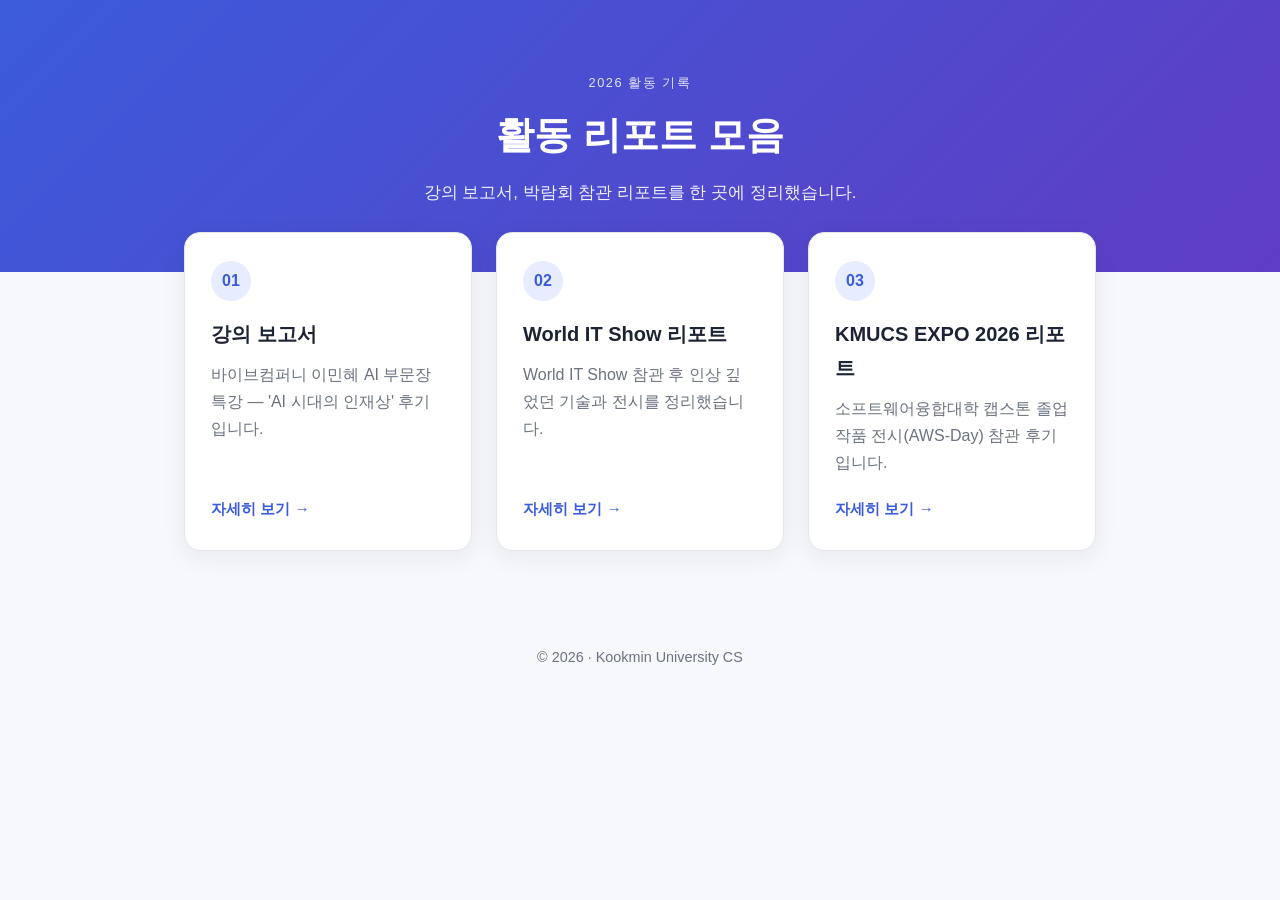
<file: reports-page/index.html>
<!DOCTYPE html>
<html lang="ko">
<head>
  <meta charset="UTF-8" />
  <meta name="viewport" content="width=device-width, initial-scale=1.0" />
  <title>활동 리포트 | KMU CS</title>
  <link rel="stylesheet" href="style.css" />
</head>
<body>
  <header class="hero">
    <div class="container">
      <p class="eyebrow">2026 활동 기록</p>
      <h1>활동 리포트 모음</h1>
      <p class="subtitle">강의 보고서, 박람회 참관 리포트를 한 곳에 정리했습니다.</p>
    </div>
  </header>

  <main class="container">
    <section class="cards">
      <!-- 블록 1: 강의 보고서 -->
      <a class="card" href="lecture-report.html">
        <span class="card-tag">01</span>
        <h2>강의 보고서</h2>
        <p>바이브컴퍼니 이민혜 AI 부문장 특강 — 'AI 시대의 인재상' 후기입니다.</p>
        <span class="card-link">자세히 보기 &rarr;</span>
      </a>

      <!-- 블록 2: World IT Show 리포트 -->
      <a class="card" href="world-it-show.html">
        <span class="card-tag">02</span>
        <h2>World IT Show 리포트</h2>
        <p>World IT Show 참관 후 인상 깊었던 기술과 전시를 정리했습니다.</p>
        <span class="card-link">자세히 보기 &rarr;</span>
      </a>

      <!-- 블록 3: KMUCS EXPO 2026 리포트 -->
      <a class="card" href="kmucs-expo.html">
        <span class="card-tag">03</span>
        <h2>KMUCS EXPO 2026 리포트</h2>
        <p>소프트웨어융합대학 캡스톤 졸업작품 전시(AWS-Day) 참관 후기입니다.</p>
        <span class="card-link">자세히 보기 &rarr;</span>
      </a>
    </section>
  </main>

  <footer class="container footer">
    <p>&copy; 2026 · Kookmin University CS</p>
  </footer>
</body>
</html>
</file>
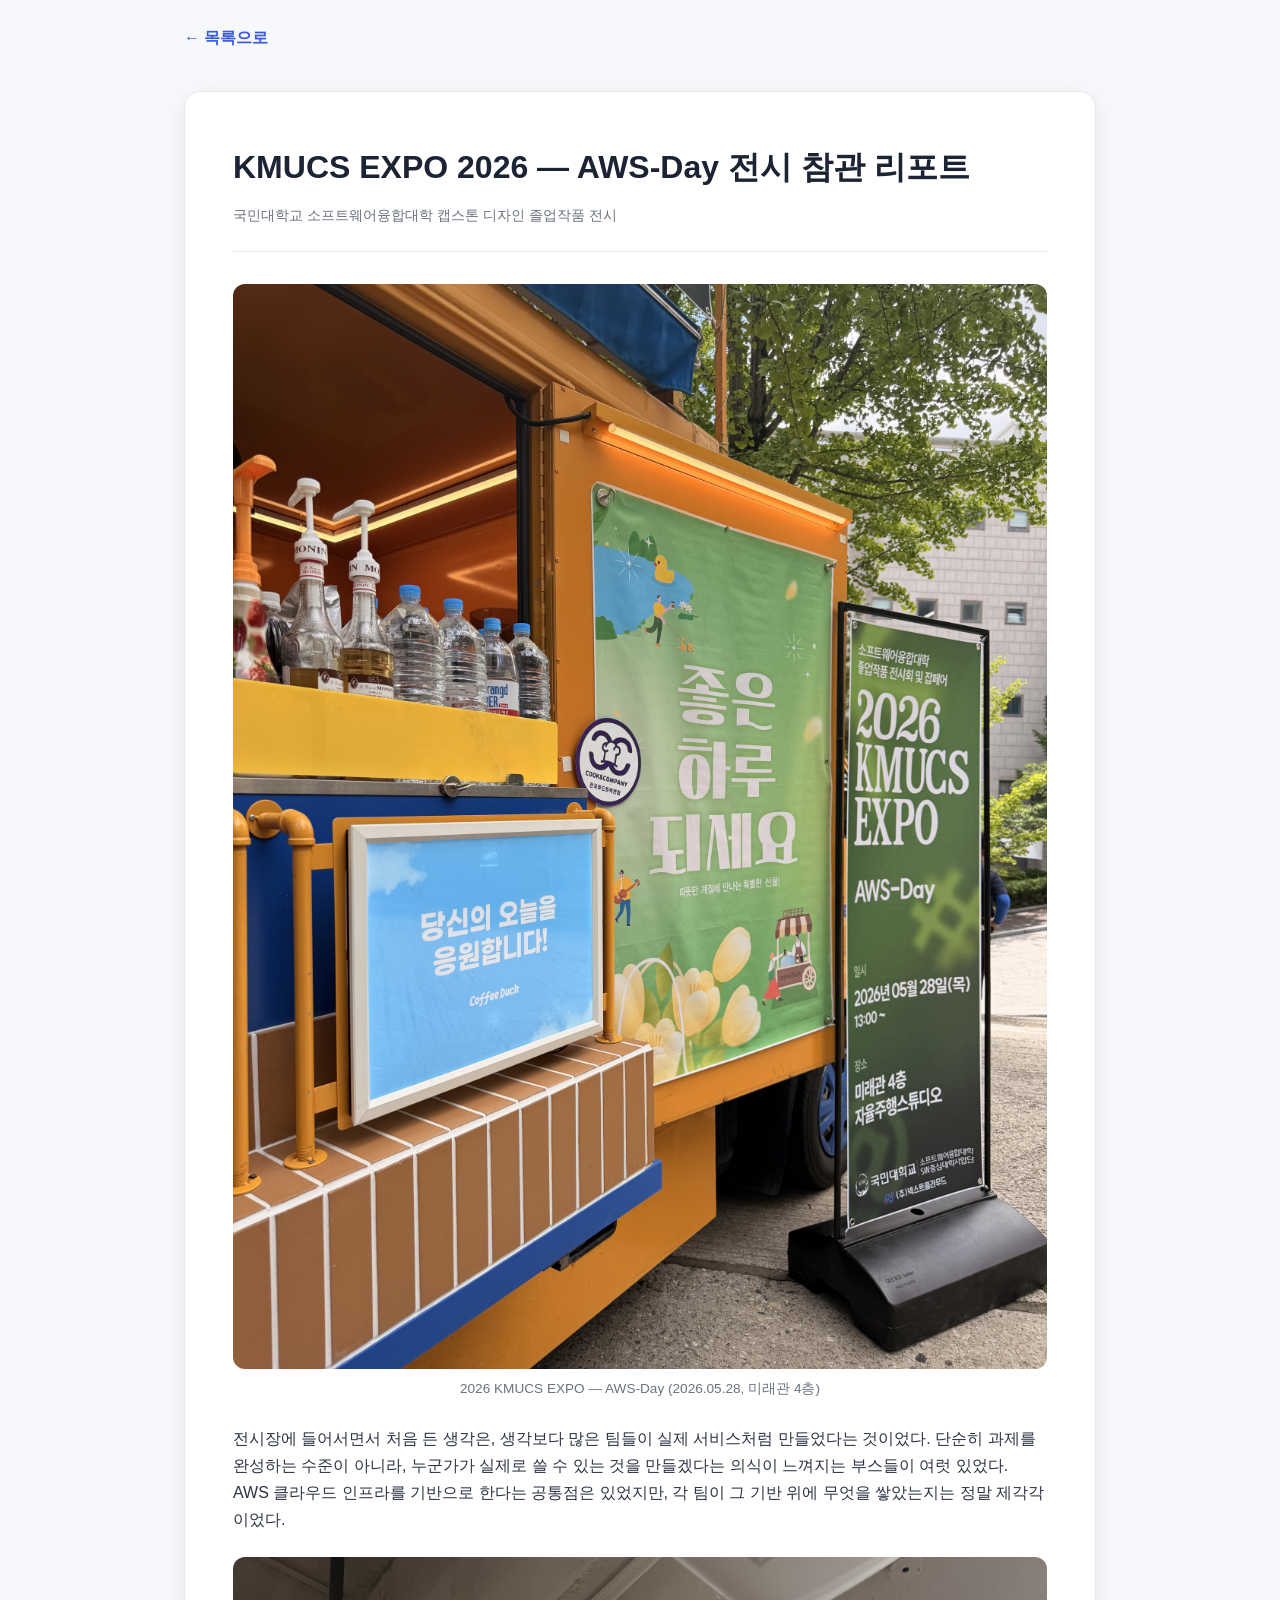
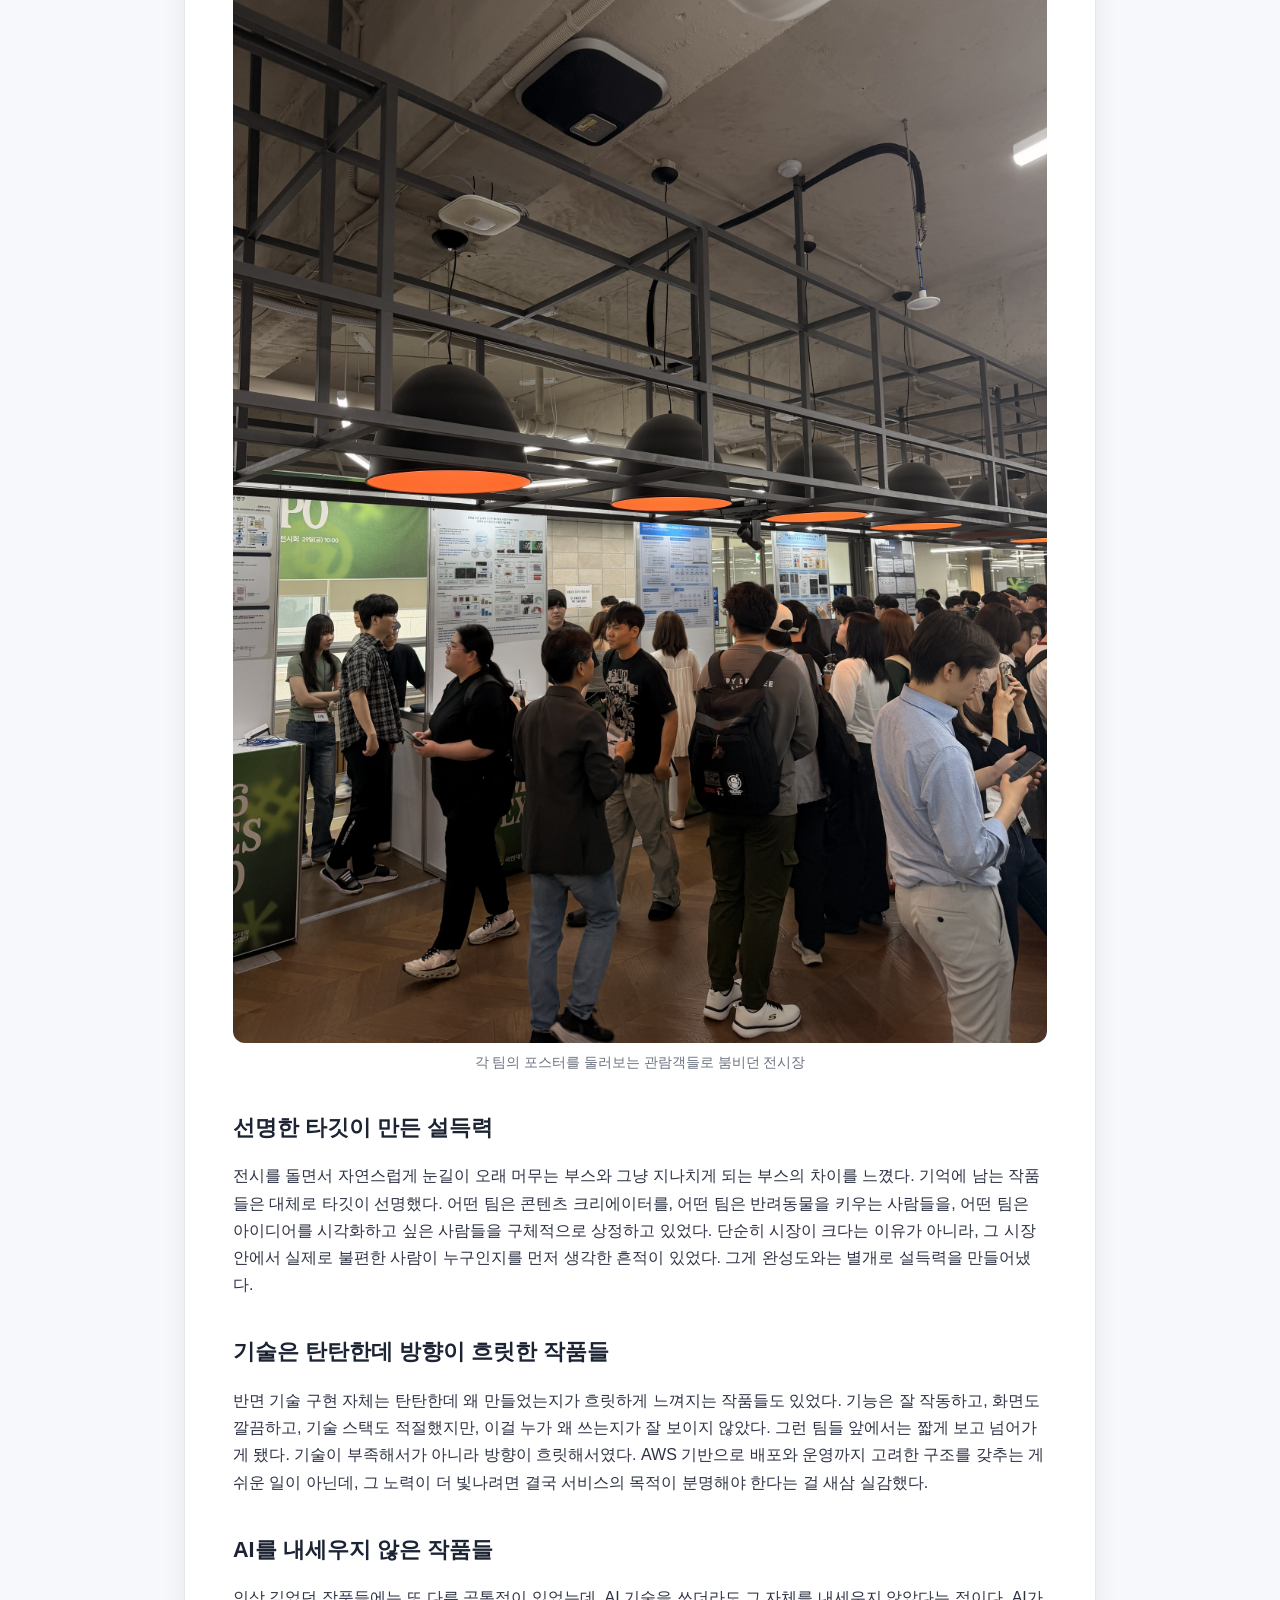
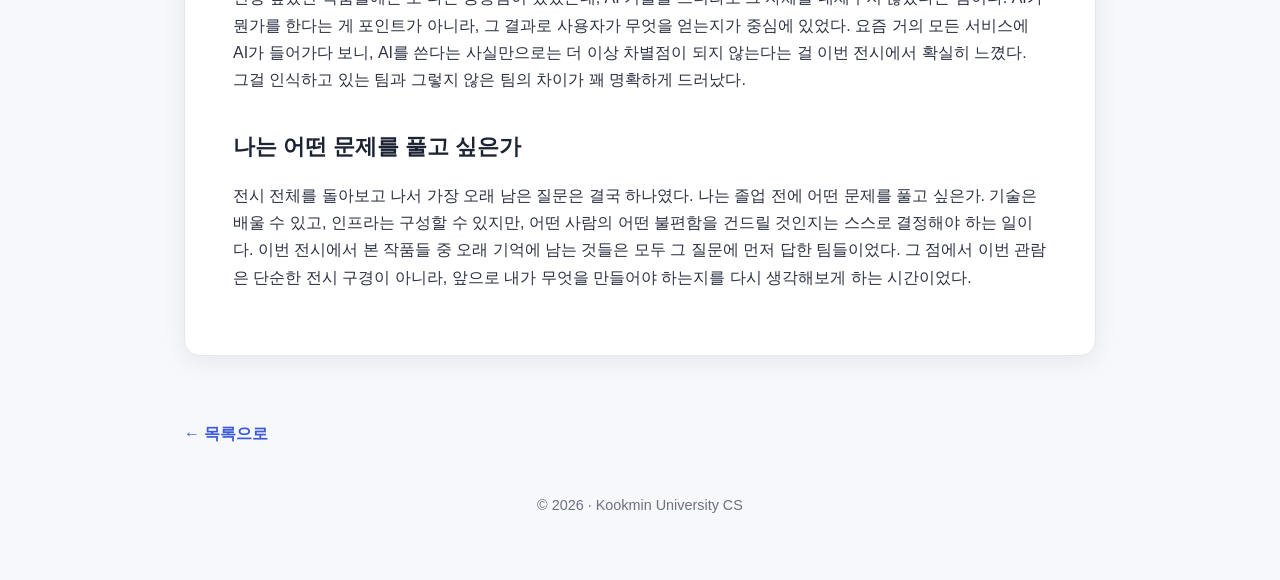
<file: reports-page/kmucs-expo.html>
<!DOCTYPE html>
<html lang="ko">
<head>
  <meta charset="UTF-8" />
  <meta name="viewport" content="width=device-width, initial-scale=1.0" />
  <title>KMUCS EXPO 2026 리포트 | KMU CS</title>
  <link rel="stylesheet" href="style.css" />
</head>
<body>
  <div class="container">
    <a class="back-link" href="index.html">&larr; 목록으로</a>

    <article class="article">
      <h1>KMUCS EXPO 2026 — AWS-Day 전시 참관 리포트</h1>
      <p class="meta">국민대학교 소프트웨어융합대학 캡스톤 디자인 졸업작품 전시</p>

      <figure>
        <img src="images/kmucs-expo-banner.jpg" alt="2026 KMUCS EXPO AWS-Day 안내 배너" />
        <figcaption>2026 KMUCS EXPO — AWS-Day (2026.05.28, 미래관 4층)</figcaption>
      </figure>

      <p>
        전시장에 들어서면서 처음 든 생각은, 생각보다 많은 팀들이 실제 서비스처럼 만들었다는
        것이었다. 단순히 과제를 완성하는 수준이 아니라, 누군가가 실제로 쓸 수 있는 것을
        만들겠다는 의식이 느껴지는 부스들이 여럿 있었다. AWS 클라우드 인프라를 기반으로 한다는
        공통점은 있었지만, 각 팀이 그 기반 위에 무엇을 쌓았는지는 정말 제각각이었다.
      </p>

      <figure>
        <img src="images/kmucs-expo-hall.jpg" alt="포스터를 둘러보는 관람객으로 붐비는 KMUCS EXPO 전시장" />
        <figcaption>각 팀의 포스터를 둘러보는 관람객들로 붐비던 전시장</figcaption>
      </figure>

      <h2>선명한 타깃이 만든 설득력</h2>
      <p>
        전시를 돌면서 자연스럽게 눈길이 오래 머무는 부스와 그냥 지나치게 되는 부스의 차이를
        느꼈다. 기억에 남는 작품들은 대체로 타깃이 선명했다. 어떤 팀은 콘텐츠 크리에이터를,
        어떤 팀은 반려동물을 키우는 사람들을, 어떤 팀은 아이디어를 시각화하고 싶은 사람들을
        구체적으로 상정하고 있었다. 단순히 시장이 크다는 이유가 아니라, 그 시장 안에서 실제로
        불편한 사람이 누구인지를 먼저 생각한 흔적이 있었다. 그게 완성도와는 별개로 설득력을
        만들어냈다.
      </p>

      <h2>기술은 탄탄한데 방향이 흐릿한 작품들</h2>
      <p>
        반면 기술 구현 자체는 탄탄한데 왜 만들었는지가 흐릿하게 느껴지는 작품들도 있었다.
        기능은 잘 작동하고, 화면도 깔끔하고, 기술 스택도 적절했지만, 이걸 누가 왜 쓰는지가 잘
        보이지 않았다. 그런 팀들 앞에서는 짧게 보고 넘어가게 됐다. 기술이 부족해서가 아니라
        방향이 흐릿해서였다. AWS 기반으로 배포와 운영까지 고려한 구조를 갖추는 게 쉬운 일이
        아닌데, 그 노력이 더 빛나려면 결국 서비스의 목적이 분명해야 한다는 걸 새삼 실감했다.
      </p>

      <h2>AI를 내세우지 않은 작품들</h2>
      <p>
        인상 깊었던 작품들에는 또 다른 공통점이 있었는데, AI 기술을 쓰더라도 그 자체를
        내세우지 않았다는 점이다. AI가 뭔가를 한다는 게 포인트가 아니라, 그 결과로 사용자가
        무엇을 얻는지가 중심에 있었다. 요즘 거의 모든 서비스에 AI가 들어가다 보니, AI를 쓴다는
        사실만으로는 더 이상 차별점이 되지 않는다는 걸 이번 전시에서 확실히 느꼈다. 그걸
        인식하고 있는 팀과 그렇지 않은 팀의 차이가 꽤 명확하게 드러났다.
      </p>

      <h2>나는 어떤 문제를 풀고 싶은가</h2>
      <p>
        전시 전체를 돌아보고 나서 가장 오래 남은 질문은 결국 하나였다. 나는 졸업 전에 어떤
        문제를 풀고 싶은가. 기술은 배울 수 있고, 인프라는 구성할 수 있지만, 어떤 사람의 어떤
        불편함을 건드릴 것인지는 스스로 결정해야 하는 일이다. 이번 전시에서 본 작품들 중 오래
        기억에 남는 것들은 모두 그 질문에 먼저 답한 팀들이었다. 그 점에서 이번 관람은 단순한
        전시 구경이 아니라, 앞으로 내가 무엇을 만들어야 하는지를 다시 생각해보게 하는
        시간이었다.
      </p>
    </article>

    <a class="back-link" href="index.html">&larr; 목록으로</a>
  </div>

  <footer class="container footer">
    <p>&copy; 2026 · Kookmin University CS</p>
  </footer>
</body>
</html>
</file>
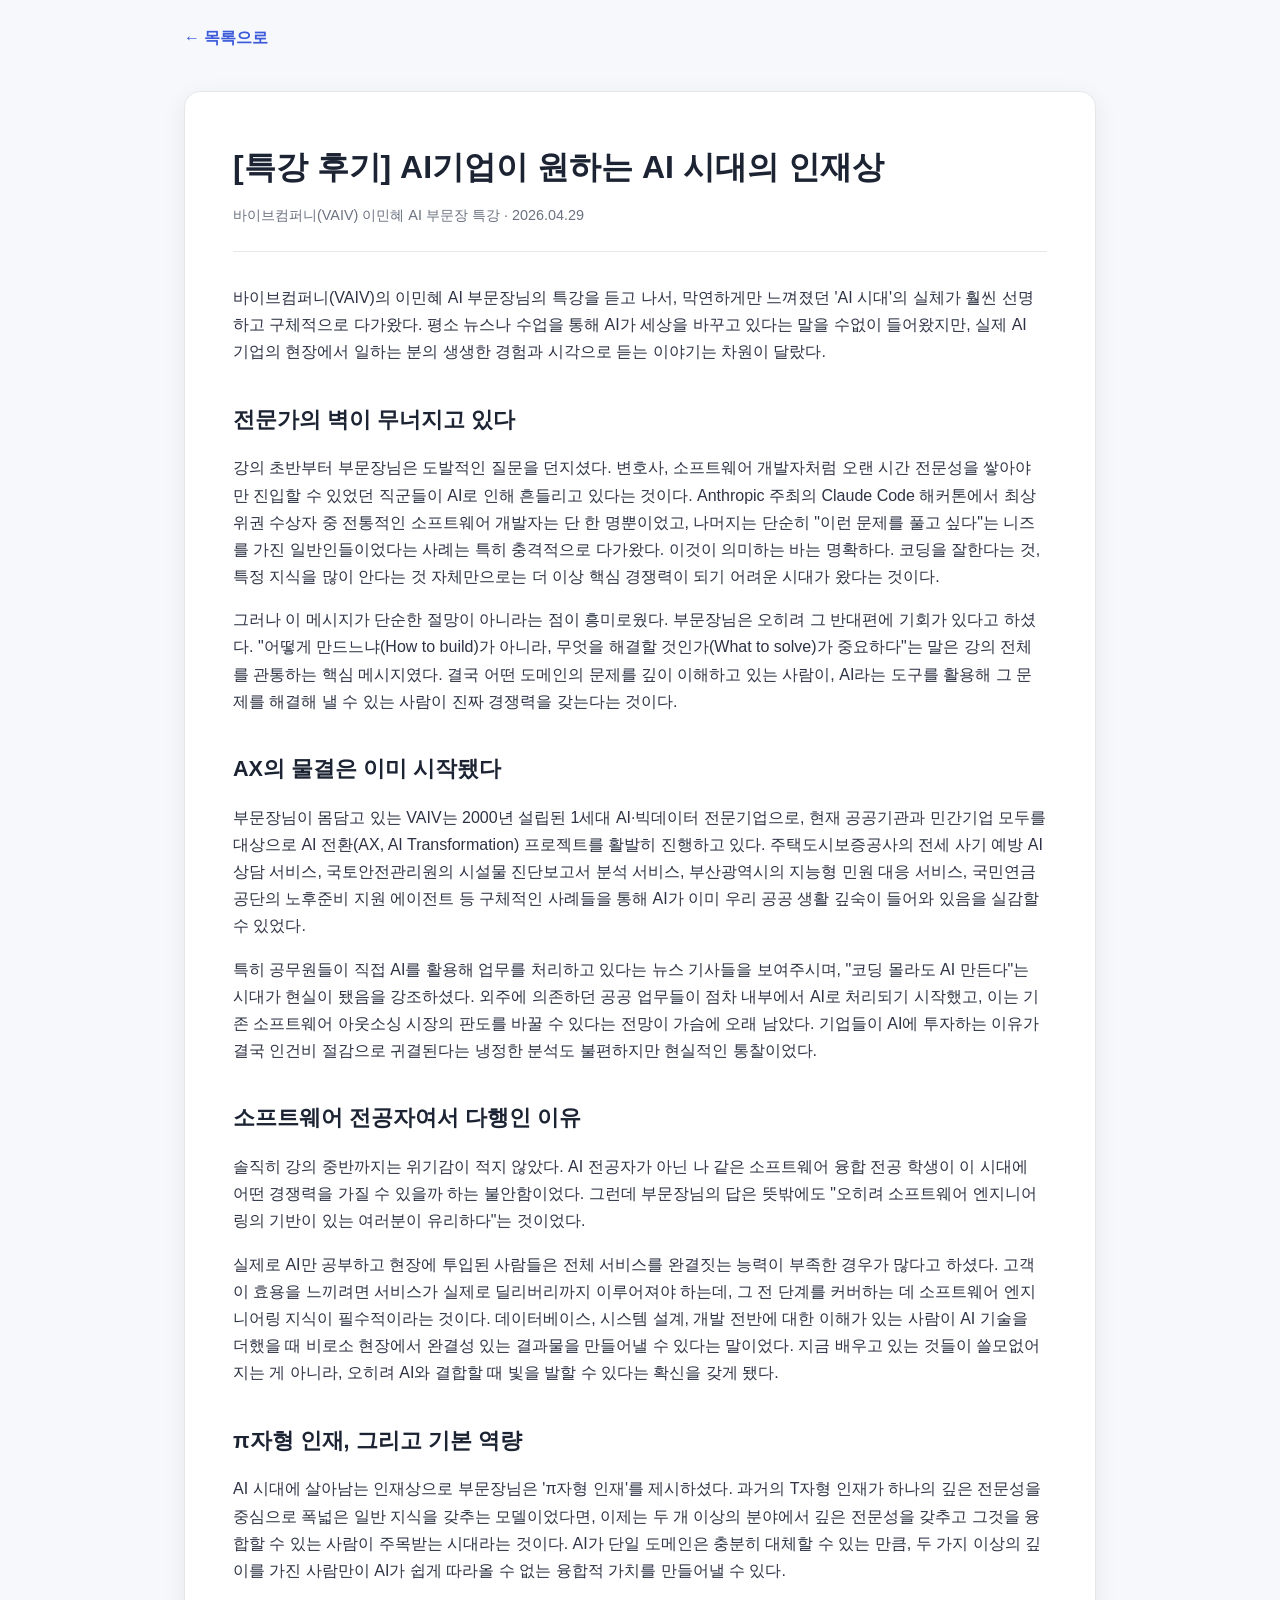
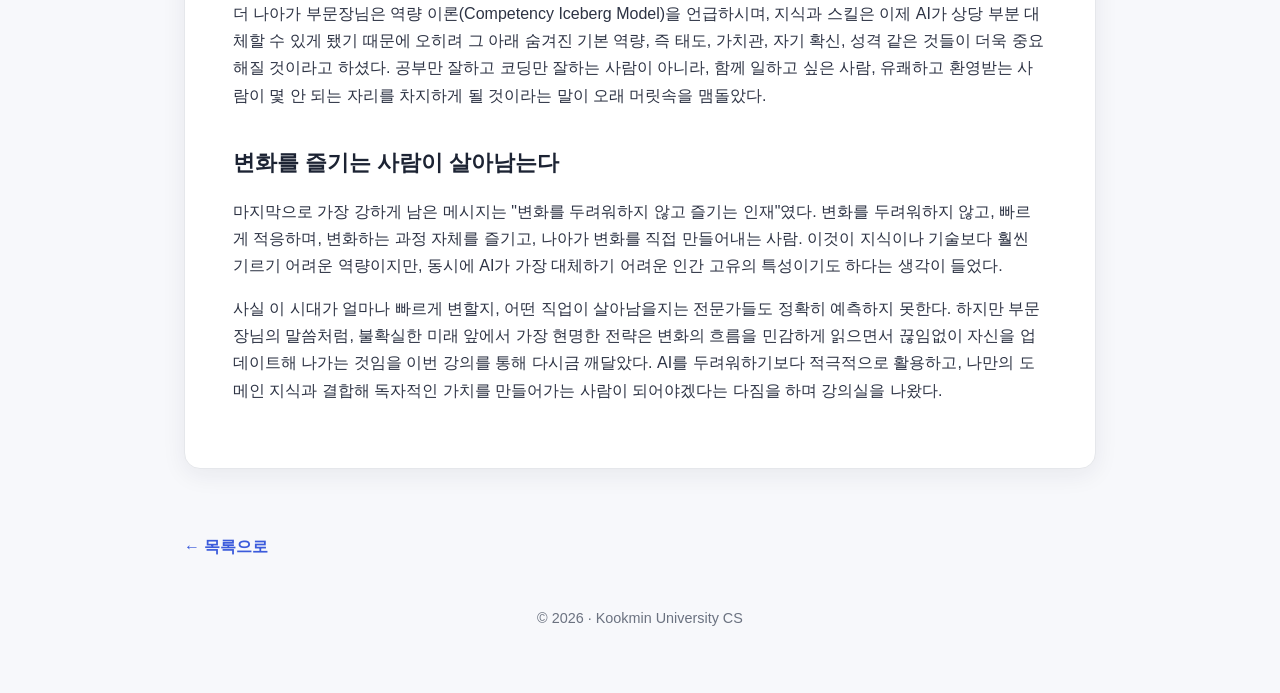
<file: reports-page/lecture-report.html>
<!DOCTYPE html>
<html lang="ko">
<head>
  <meta charset="UTF-8" />
  <meta name="viewport" content="width=device-width, initial-scale=1.0" />
  <title>강의 보고서 | KMU CS</title>
  <link rel="stylesheet" href="style.css" />
</head>
<body>
  <div class="container">
    <a class="back-link" href="index.html">&larr; 목록으로</a>

    <article class="article">
      <h1>[특강 후기] AI기업이 원하는 AI 시대의 인재상</h1>
      <p class="meta">바이브컴퍼니(VAIV) 이민혜 AI 부문장 특강 · 2026.04.29</p>

      <p>
        바이브컴퍼니(VAIV)의 이민혜 AI 부문장님의 특강을 듣고 나서, 막연하게만 느껴졌던
        'AI 시대'의 실체가 훨씬 선명하고 구체적으로 다가왔다. 평소 뉴스나 수업을 통해 AI가
        세상을 바꾸고 있다는 말을 수없이 들어왔지만, 실제 AI 기업의 현장에서 일하는 분의
        생생한 경험과 시각으로 듣는 이야기는 차원이 달랐다.
      </p>

      <h2>전문가의 벽이 무너지고 있다</h2>
      <p>
        강의 초반부터 부문장님은 도발적인 질문을 던지셨다. 변호사, 소프트웨어 개발자처럼
        오랜 시간 전문성을 쌓아야만 진입할 수 있었던 직군들이 AI로 인해 흔들리고 있다는
        것이다. Anthropic 주최의 Claude Code 해커톤에서 최상위권 수상자 중 전통적인
        소프트웨어 개발자는 단 한 명뿐이었고, 나머지는 단순히 "이런 문제를 풀고 싶다"는
        니즈를 가진 일반인들이었다는 사례는 특히 충격적으로 다가왔다. 이것이 의미하는 바는
        명확하다. 코딩을 잘한다는 것, 특정 지식을 많이 안다는 것 자체만으로는 더 이상 핵심
        경쟁력이 되기 어려운 시대가 왔다는 것이다.
      </p>
      <p>
        그러나 이 메시지가 단순한 절망이 아니라는 점이 흥미로웠다. 부문장님은 오히려 그
        반대편에 기회가 있다고 하셨다. "어떻게 만드느냐(How to build)가 아니라, 무엇을
        해결할 것인가(What to solve)가 중요하다"는 말은 강의 전체를 관통하는 핵심
        메시지였다. 결국 어떤 도메인의 문제를 깊이 이해하고 있는 사람이, AI라는 도구를
        활용해 그 문제를 해결해 낼 수 있는 사람이 진짜 경쟁력을 갖는다는 것이다.
      </p>

      <h2>AX의 물결은 이미 시작됐다</h2>
      <p>
        부문장님이 몸담고 있는 VAIV는 2000년 설립된 1세대 AI·빅데이터 전문기업으로, 현재
        공공기관과 민간기업 모두를 대상으로 AI 전환(AX, AI Transformation) 프로젝트를
        활발히 진행하고 있다. 주택도시보증공사의 전세 사기 예방 AI 상담 서비스,
        국토안전관리원의 시설물 진단보고서 분석 서비스, 부산광역시의 지능형 민원 대응
        서비스, 국민연금공단의 노후준비 지원 에이전트 등 구체적인 사례들을 통해 AI가 이미
        우리 공공 생활 깊숙이 들어와 있음을 실감할 수 있었다.
      </p>
      <p>
        특히 공무원들이 직접 AI를 활용해 업무를 처리하고 있다는 뉴스 기사들을 보여주시며,
        "코딩 몰라도 AI 만든다"는 시대가 현실이 됐음을 강조하셨다. 외주에 의존하던 공공
        업무들이 점차 내부에서 AI로 처리되기 시작했고, 이는 기존 소프트웨어 아웃소싱 시장의
        판도를 바꿀 수 있다는 전망이 가슴에 오래 남았다. 기업들이 AI에 투자하는 이유가 결국
        인건비 절감으로 귀결된다는 냉정한 분석도 불편하지만 현실적인 통찰이었다.
      </p>

      <h2>소프트웨어 전공자여서 다행인 이유</h2>
      <p>
        솔직히 강의 중반까지는 위기감이 적지 않았다. AI 전공자가 아닌 나 같은 소프트웨어
        융합 전공 학생이 이 시대에 어떤 경쟁력을 가질 수 있을까 하는 불안함이었다. 그런데
        부문장님의 답은 뜻밖에도 "오히려 소프트웨어 엔지니어링의 기반이 있는 여러분이
        유리하다"는 것이었다.
      </p>
      <p>
        실제로 AI만 공부하고 현장에 투입된 사람들은 전체 서비스를 완결짓는 능력이 부족한
        경우가 많다고 하셨다. 고객이 효용을 느끼려면 서비스가 실제로 딜리버리까지 이루어져야
        하는데, 그 전 단계를 커버하는 데 소프트웨어 엔지니어링 지식이 필수적이라는 것이다.
        데이터베이스, 시스템 설계, 개발 전반에 대한 이해가 있는 사람이 AI 기술을 더했을 때
        비로소 현장에서 완결성 있는 결과물을 만들어낼 수 있다는 말이었다. 지금 배우고 있는
        것들이 쓸모없어지는 게 아니라, 오히려 AI와 결합할 때 빛을 발할 수 있다는 확신을
        갖게 됐다.
      </p>

      <h2>π자형 인재, 그리고 기본 역량</h2>
      <p>
        AI 시대에 살아남는 인재상으로 부문장님은 'π자형 인재'를 제시하셨다. 과거의 T자형
        인재가 하나의 깊은 전문성을 중심으로 폭넓은 일반 지식을 갖추는 모델이었다면, 이제는
        두 개 이상의 분야에서 깊은 전문성을 갖추고 그것을 융합할 수 있는 사람이 주목받는
        시대라는 것이다. AI가 단일 도메인은 충분히 대체할 수 있는 만큼, 두 가지 이상의
        깊이를 가진 사람만이 AI가 쉽게 따라올 수 없는 융합적 가치를 만들어낼 수 있다.
      </p>
      <p>
        더 나아가 부문장님은 역량 이론(Competency Iceberg Model)을 언급하시며, 지식과
        스킬은 이제 AI가 상당 부분 대체할 수 있게 됐기 때문에 오히려 그 아래 숨겨진 기본
        역량, 즉 태도, 가치관, 자기 확신, 성격 같은 것들이 더욱 중요해질 것이라고 하셨다.
        공부만 잘하고 코딩만 잘하는 사람이 아니라, 함께 일하고 싶은 사람, 유쾌하고 환영받는
        사람이 몇 안 되는 자리를 차지하게 될 것이라는 말이 오래 머릿속을 맴돌았다.
      </p>

      <h2>변화를 즐기는 사람이 살아남는다</h2>
      <p>
        마지막으로 가장 강하게 남은 메시지는 "변화를 두려워하지 않고 즐기는 인재"였다.
        변화를 두려워하지 않고, 빠르게 적응하며, 변화하는 과정 자체를 즐기고, 나아가 변화를
        직접 만들어내는 사람. 이것이 지식이나 기술보다 훨씬 기르기 어려운 역량이지만,
        동시에 AI가 가장 대체하기 어려운 인간 고유의 특성이기도 하다는 생각이 들었다.
      </p>
      <p>
        사실 이 시대가 얼마나 빠르게 변할지, 어떤 직업이 살아남을지는 전문가들도 정확히
        예측하지 못한다. 하지만 부문장님의 말씀처럼, 불확실한 미래 앞에서 가장 현명한
        전략은 변화의 흐름을 민감하게 읽으면서 끊임없이 자신을 업데이트해 나가는 것임을
        이번 강의를 통해 다시금 깨달았다. AI를 두려워하기보다 적극적으로 활용하고, 나만의
        도메인 지식과 결합해 독자적인 가치를 만들어가는 사람이 되어야겠다는 다짐을 하며
        강의실을 나왔다.
      </p>
    </article>

    <a class="back-link" href="index.html">&larr; 목록으로</a>
  </div>

  <footer class="container footer">
    <p>&copy; 2026 · Kookmin University CS</p>
  </footer>
</body>
</html>
</file>
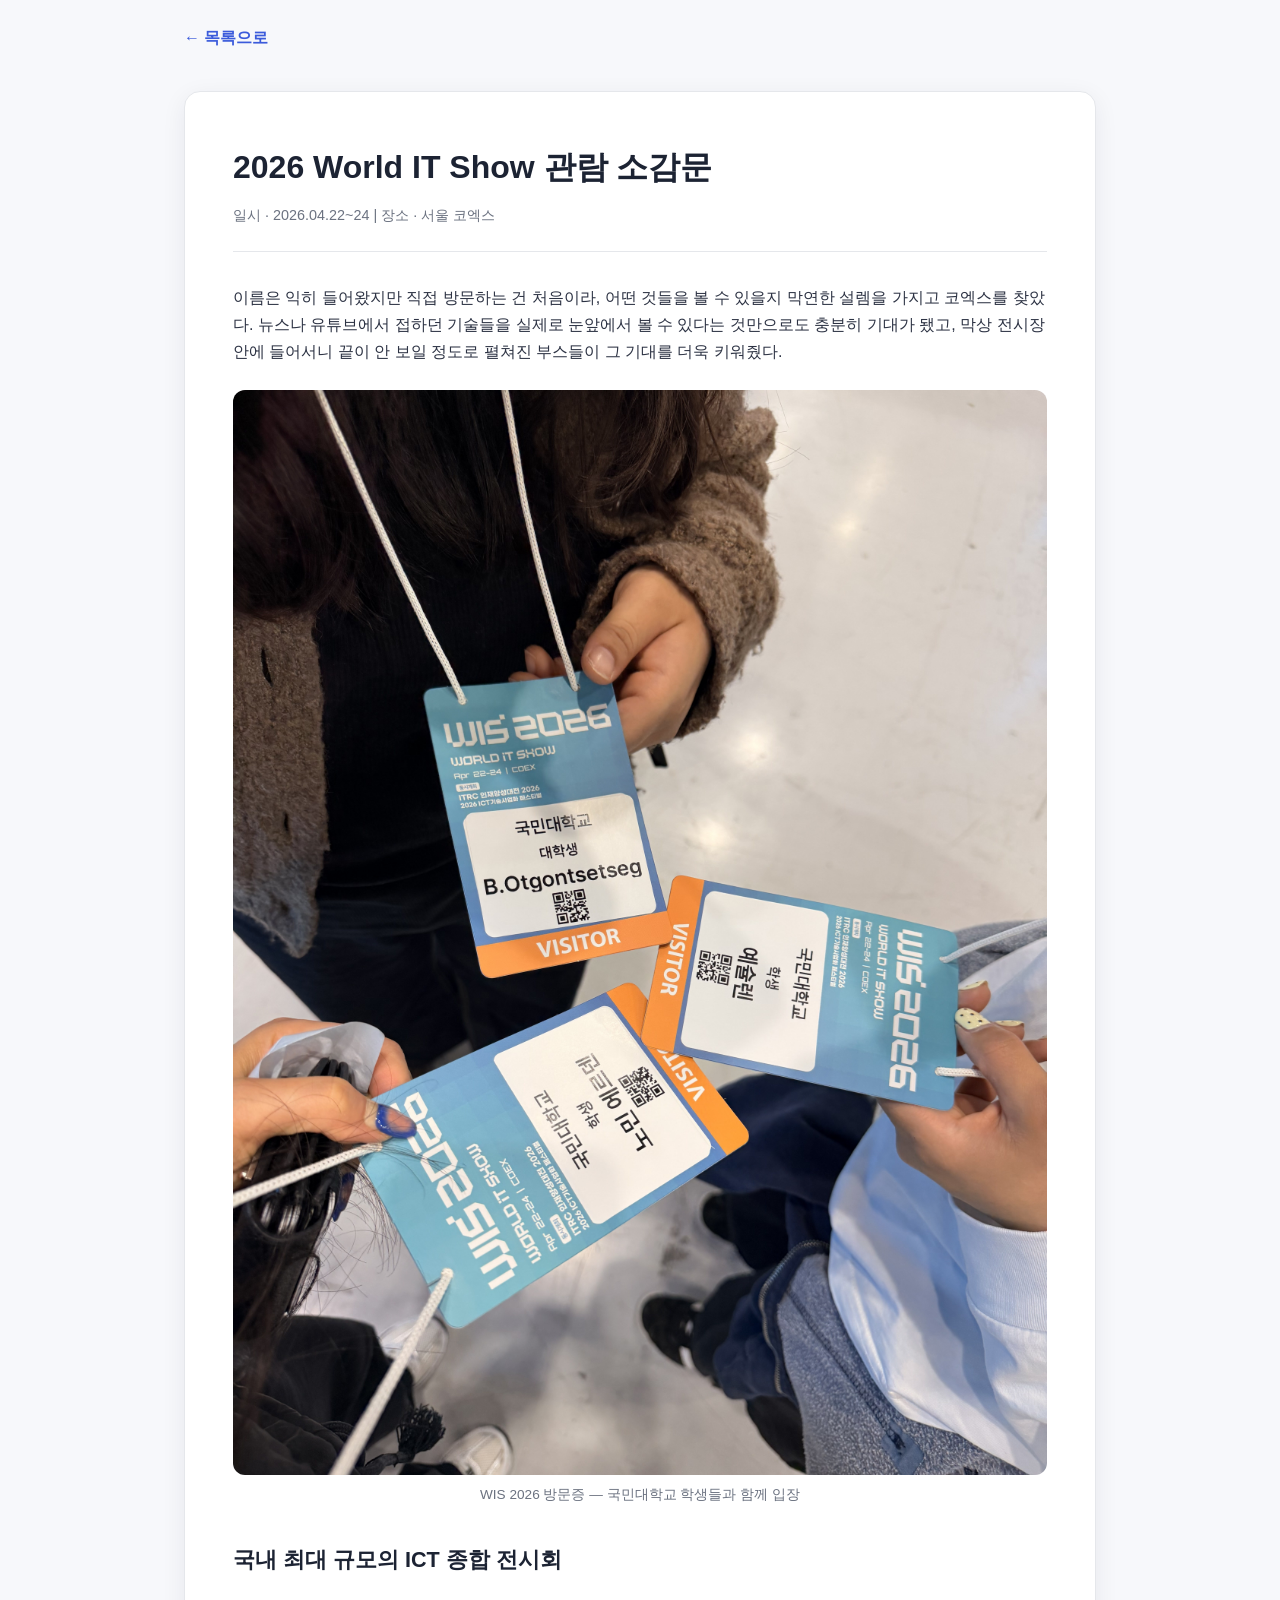
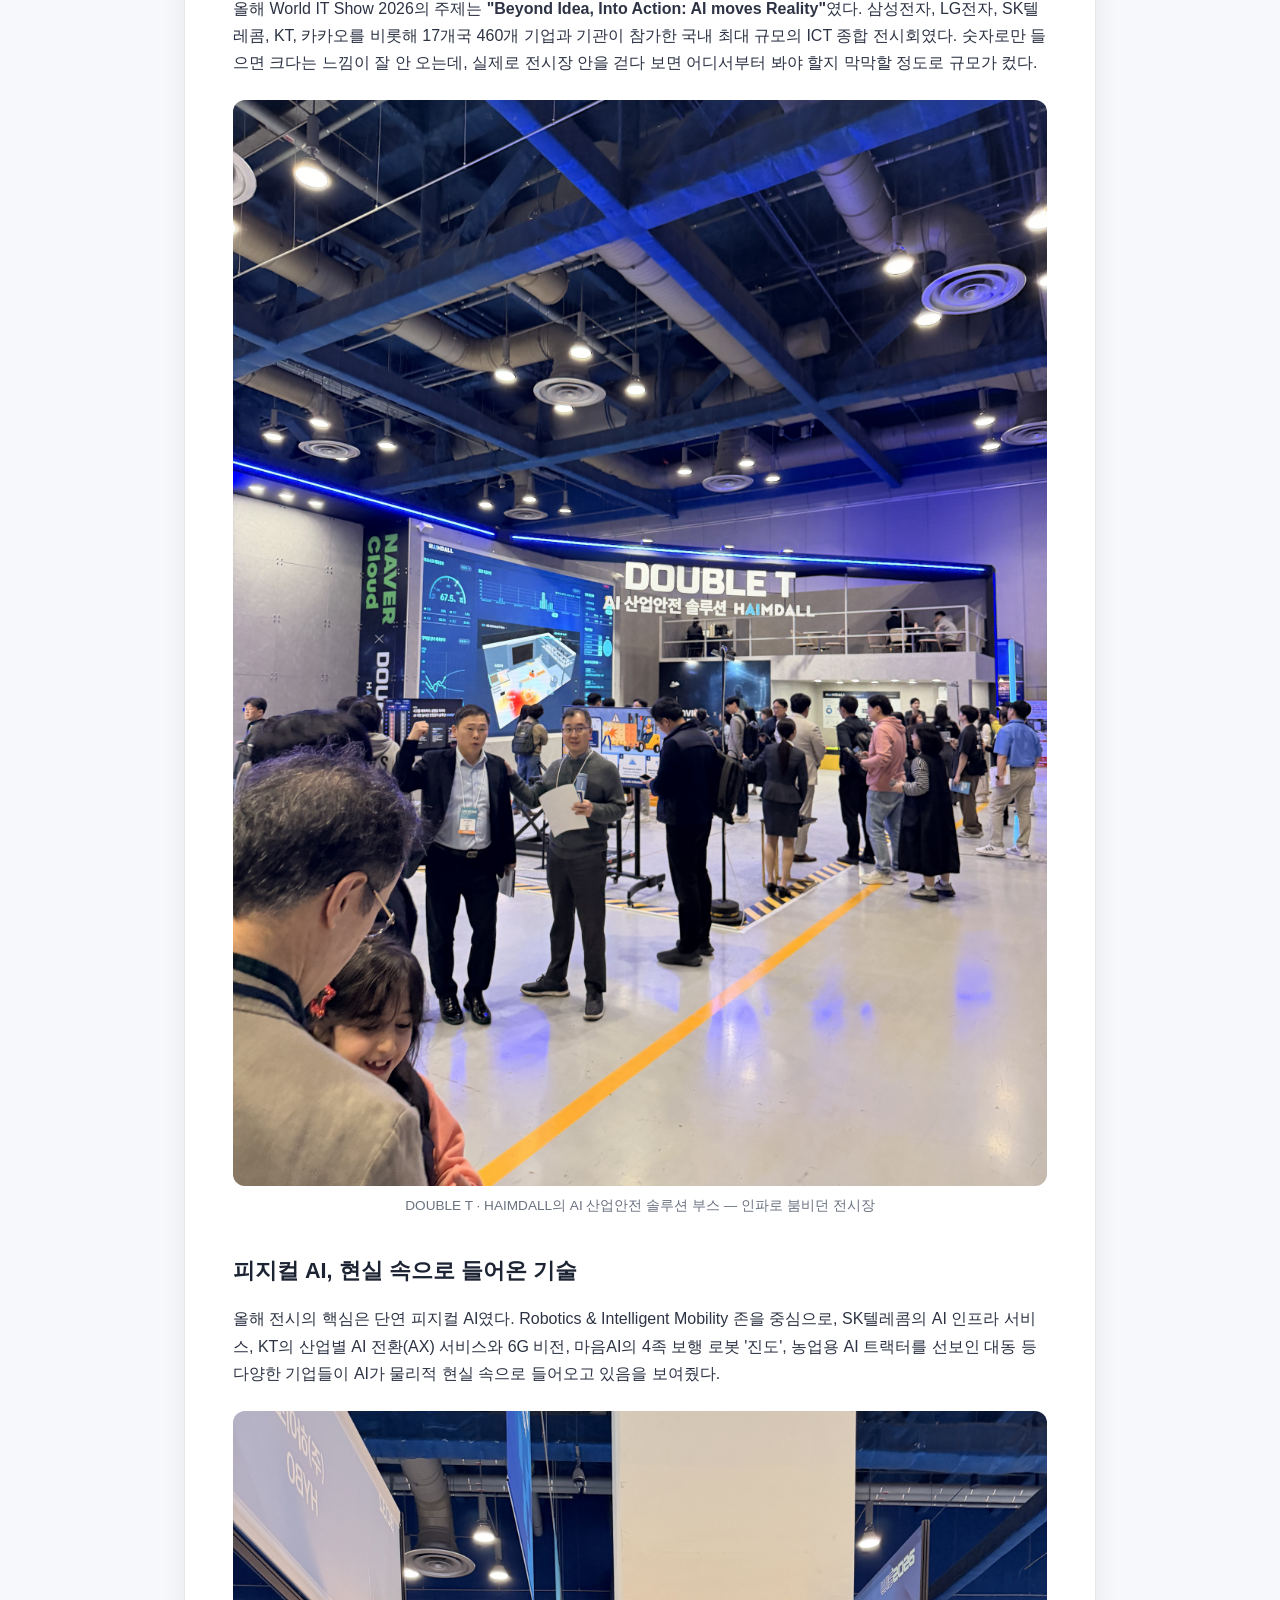
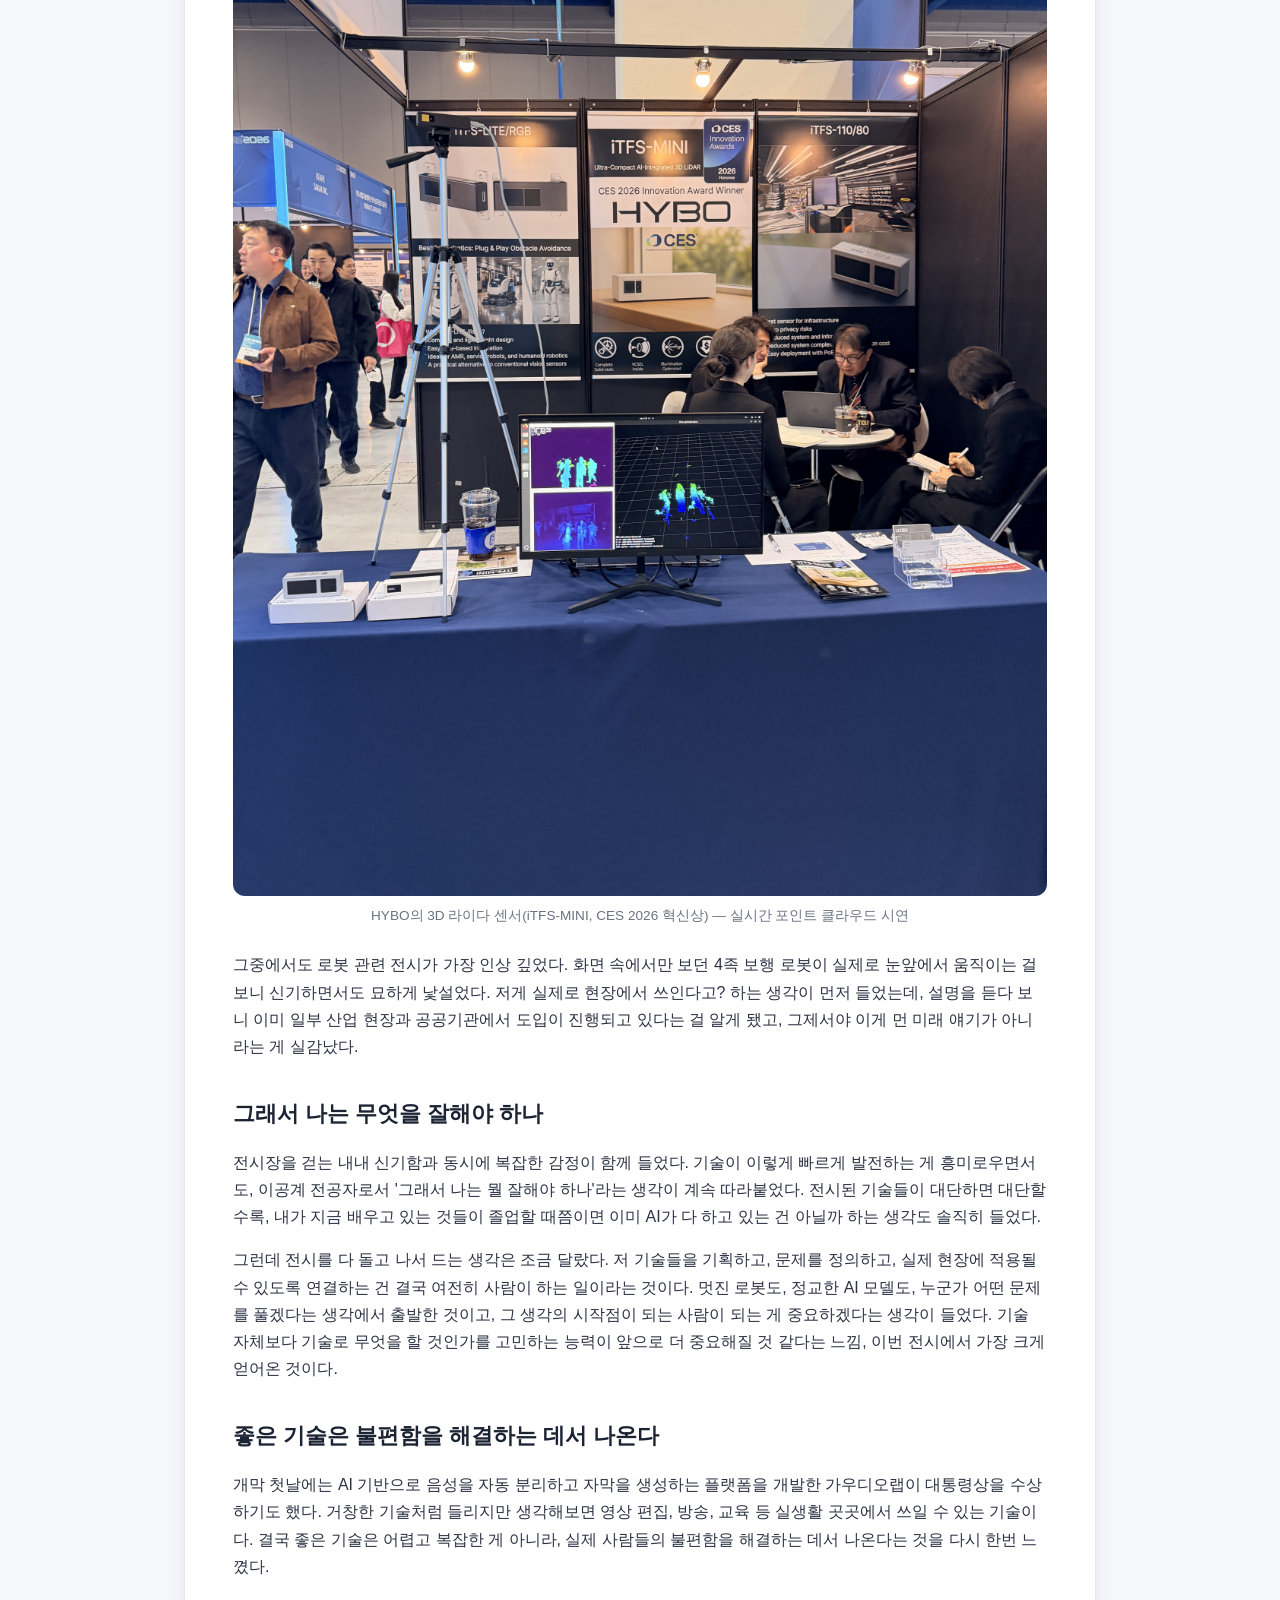
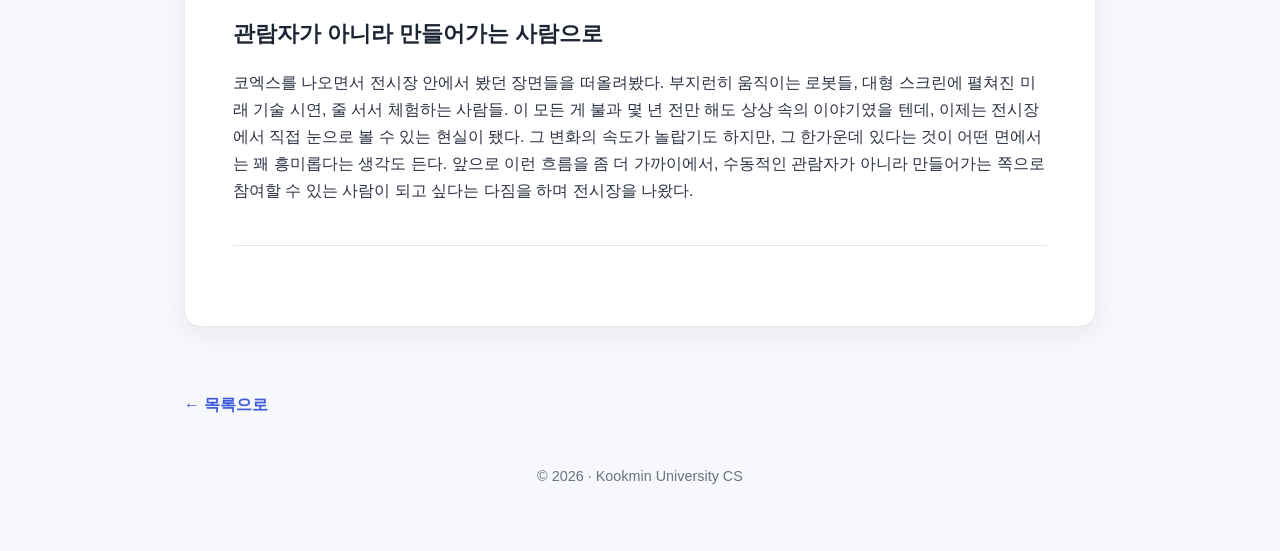
<file: reports-page/world-it-show.html>
<!DOCTYPE html>
<html lang="ko">
<head>
  <meta charset="UTF-8" />
  <meta name="viewport" content="width=device-width, initial-scale=1.0" />
  <title>World IT Show 리포트 | KMU CS</title>
  <link rel="stylesheet" href="style.css" />
</head>
<body>
  <div class="container">
    <a class="back-link" href="index.html">&larr; 목록으로</a>

    <article class="article">
      <h1>2026 World IT Show 관람 소감문</h1>
      <p class="meta">일시 · 2026.04.22~24 | 장소 · 서울 코엑스</p>

      <p>
        이름은 익히 들어왔지만 직접 방문하는 건 처음이라, 어떤 것들을 볼 수 있을지 막연한
        설렘을 가지고 코엑스를 찾았다. 뉴스나 유튜브에서 접하던 기술들을 실제로 눈앞에서 볼
        수 있다는 것만으로도 충분히 기대가 됐고, 막상 전시장 안에 들어서니 끝이 안 보일
        정도로 펼쳐진 부스들이 그 기대를 더욱 키워줬다.
      </p>

      <figure>
        <img src="images/wis-badges.jpg" alt="World IT Show 2026 국민대학교 방문증" />
        <figcaption>WIS 2026 방문증 — 국민대학교 학생들과 함께 입장</figcaption>
      </figure>

      <h2>국내 최대 규모의 ICT 종합 전시회</h2>
      <p>
        올해 World IT Show 2026의 주제는 <strong>"Beyond Idea, Into Action: AI moves
        Reality"</strong>였다. 삼성전자, LG전자, SK텔레콤, KT, 카카오를 비롯해 17개국 460개
        기업과 기관이 참가한 국내 최대 규모의 ICT 종합 전시회였다. 숫자로만 들으면 크다는
        느낌이 잘 안 오는데, 실제로 전시장 안을 걷다 보면 어디서부터 봐야 할지 막막할 정도로
        규모가 컸다.
      </p>

      <figure>
        <img src="images/double-t-haimdall.jpg" alt="DOUBLE T HAIMDALL AI 산업안전 솔루션 부스에 모인 관람객" />
        <figcaption>DOUBLE T · HAIMDALL의 AI 산업안전 솔루션 부스 — 인파로 붐비던 전시장</figcaption>
      </figure>

      <h2>피지컬 AI, 현실 속으로 들어온 기술</h2>
      <p>
        올해 전시의 핵심은 단연 피지컬 AI였다. Robotics &amp; Intelligent Mobility 존을
        중심으로, SK텔레콤의 AI 인프라 서비스, KT의 산업별 AI 전환(AX) 서비스와 6G 비전,
        마음AI의 4족 보행 로봇 '진도', 농업용 AI 트랙터를 선보인 대동 등 다양한 기업들이
        AI가 물리적 현실 속으로 들어오고 있음을 보여줬다.
      </p>

      <figure>
        <img src="images/hybo-lidar.jpg" alt="HYBO의 3D 라이다 센서 iTFS-MINI 전시와 실시간 포인트 클라우드 화면" />
        <figcaption>HYBO의 3D 라이다 센서(iTFS-MINI, CES 2026 혁신상) — 실시간 포인트 클라우드 시연</figcaption>
      </figure>

      <p>
        그중에서도 로봇 관련 전시가 가장 인상 깊었다. 화면 속에서만 보던 4족 보행 로봇이
        실제로 눈앞에서 움직이는 걸 보니 신기하면서도 묘하게 낯설었다. 저게 실제로 현장에서
        쓰인다고? 하는 생각이 먼저 들었는데, 설명을 듣다 보니 이미 일부 산업 현장과
        공공기관에서 도입이 진행되고 있다는 걸 알게 됐고, 그제서야 이게 먼 미래 얘기가
        아니라는 게 실감났다.
      </p>

      <h2>그래서 나는 무엇을 잘해야 하나</h2>
      <p>
        전시장을 걷는 내내 신기함과 동시에 복잡한 감정이 함께 들었다. 기술이 이렇게 빠르게
        발전하는 게 흥미로우면서도, 이공계 전공자로서 '그래서 나는 뭘 잘해야 하나'라는
        생각이 계속 따라붙었다. 전시된 기술들이 대단하면 대단할수록, 내가 지금 배우고 있는
        것들이 졸업할 때쯤이면 이미 AI가 다 하고 있는 건 아닐까 하는 생각도 솔직히 들었다.
      </p>
      <p>
        그런데 전시를 다 돌고 나서 드는 생각은 조금 달랐다. 저 기술들을 기획하고, 문제를
        정의하고, 실제 현장에 적용될 수 있도록 연결하는 건 결국 여전히 사람이 하는 일이라는
        것이다. 멋진 로봇도, 정교한 AI 모델도, 누군가 어떤 문제를 풀겠다는 생각에서 출발한
        것이고, 그 생각의 시작점이 되는 사람이 되는 게 중요하겠다는 생각이 들었다. 기술
        자체보다 기술로 무엇을 할 것인가를 고민하는 능력이 앞으로 더 중요해질 것 같다는 느낌,
        이번 전시에서 가장 크게 얻어온 것이다.
      </p>

      <h2>좋은 기술은 불편함을 해결하는 데서 나온다</h2>
      <p>
        개막 첫날에는 AI 기반으로 음성을 자동 분리하고 자막을 생성하는 플랫폼을 개발한
        가우디오랩이 대통령상을 수상하기도 했다. 거창한 기술처럼 들리지만 생각해보면 영상
        편집, 방송, 교육 등 실생활 곳곳에서 쓰일 수 있는 기술이다. 결국 좋은 기술은 어렵고
        복잡한 게 아니라, 실제 사람들의 불편함을 해결하는 데서 나온다는 것을 다시 한번
        느꼈다.
      </p>

      <h2>관람자가 아니라 만들어가는 사람으로</h2>
      <p>
        코엑스를 나오면서 전시장 안에서 봤던 장면들을 떠올려봤다. 부지런히 움직이는 로봇들,
        대형 스크린에 펼쳐진 미래 기술 시연, 줄 서서 체험하는 사람들. 이 모든 게 불과 몇 년
        전만 해도 상상 속의 이야기였을 텐데, 이제는 전시장에서 직접 눈으로 볼 수 있는 현실이
        됐다. 그 변화의 속도가 놀랍기도 하지만, 그 한가운데 있다는 것이 어떤 면에서는 꽤
        흥미롭다는 생각도 든다. 앞으로 이런 흐름을 좀 더 가까이에서, 수동적인 관람자가 아니라
        만들어가는 쪽으로 참여할 수 있는 사람이 되고 싶다는 다짐을 하며 전시장을 나왔다.
      </p>

      <p class="meta">
       
      </p>
    </article>

    <a class="back-link" href="index.html">&larr; 목록으로</a>
  </div>

  <footer class="container footer">
    <p>&copy; 2026 · Kookmin University CS</p>
  </footer>
</body>
</html>
</file>
<file: reports-page/style.css>
:root {
  --bg: #f7f8fb;
  --surface: #ffffff;
  --text: #1c2333;
  --muted: #6b7280;
  --accent: #3b5bdb;
  --accent-soft: #e7ecff;
  --border: #e5e7eb;
  --radius: 16px;
  --shadow: 0 6px 24px rgba(28, 35, 51, 0.07);
}

* {
  box-sizing: border-box;
}

body {
  margin: 0;
  font-family: "Pretendard", -apple-system, BlinkMacSystemFont, "Segoe UI",
    "Malgun Gothic", sans-serif;
  background: var(--bg);
  color: var(--text);
  line-height: 1.7;
}

.container {
  width: 100%;
  max-width: 960px;
  margin: 0 auto;
  padding: 0 24px;
}

/* Hero */
.hero {
  background: linear-gradient(135deg, #3b5bdb 0%, #5f3dc4 100%);
  color: #fff;
  padding: 72px 0 64px;
  text-align: center;
}

.hero .eyebrow {
  text-transform: uppercase;
  letter-spacing: 0.12em;
  font-size: 0.8rem;
  opacity: 0.85;
  margin: 0 0 8px;
}

.hero h1 {
  font-size: 2.4rem;
  margin: 0 0 12px;
  font-weight: 800;
}

.hero .subtitle {
  margin: 0;
  font-size: 1.05rem;
  opacity: 0.92;
}

/* Cards */
.cards {
  display: grid;
  grid-template-columns: repeat(auto-fit, minmax(260px, 1fr));
  gap: 24px;
  margin: -40px auto 48px;
}

.card {
  display: flex;
  flex-direction: column;
  background: var(--surface);
  border: 1px solid var(--border);
  border-radius: var(--radius);
  padding: 28px 26px;
  text-decoration: none;
  color: inherit;
  box-shadow: var(--shadow);
  transition: transform 0.18s ease, box-shadow 0.18s ease;
}

.card:hover {
  transform: translateY(-4px);
  box-shadow: 0 12px 32px rgba(28, 35, 51, 0.12);
}

.card-tag {
  display: inline-flex;
  align-items: center;
  justify-content: center;
  width: 40px;
  height: 40px;
  border-radius: 50%;
  background: var(--accent-soft);
  color: var(--accent);
  font-weight: 700;
  margin-bottom: 16px;
}

.card h2 {
  font-size: 1.25rem;
  margin: 0 0 10px;
}

.card p {
  color: var(--muted);
  margin: 0 0 20px;
  flex: 1;
}

.card-link {
  color: var(--accent);
  font-weight: 600;
  font-size: 0.95rem;
}

/* Article (report pages) */
.article {
  background: var(--surface);
  border: 1px solid var(--border);
  border-radius: var(--radius);
  padding: 48px;
  margin: 40px auto;
  box-shadow: var(--shadow);
}

.back-link {
  display: inline-block;
  color: var(--accent);
  text-decoration: none;
  font-weight: 600;
  margin: 24px 0 0;
}

.back-link:hover {
  text-decoration: underline;
}

.article h1 {
  font-size: 2rem;
  margin: 0 0 8px;
}

.article .meta {
  color: var(--muted);
  font-size: 0.9rem;
  margin: 0 0 32px;
  padding-bottom: 24px;
  border-bottom: 1px solid var(--border);
}

.article h2 {
  font-size: 1.35rem;
  margin: 36px 0 12px;
}

.article p,
.article li {
  color: #2d3344;
}

.article img {
  max-width: 100%;
  border-radius: 12px;
  margin: 16px 0;
}

.article figure {
  margin: 24px 0;
}

.article figure img {
  margin: 0 0 8px;
  display: block;
}

.article figcaption {
  font-size: 0.85rem;
  color: var(--muted);
  text-align: center;
}

.footer {
  text-align: center;
  color: var(--muted);
  font-size: 0.9rem;
  padding: 32px 0 48px;
}

@media (max-width: 600px) {
  .hero h1 {
    font-size: 1.8rem;
  }
  .article {
    padding: 28px 22px;
  }
}
</file>
